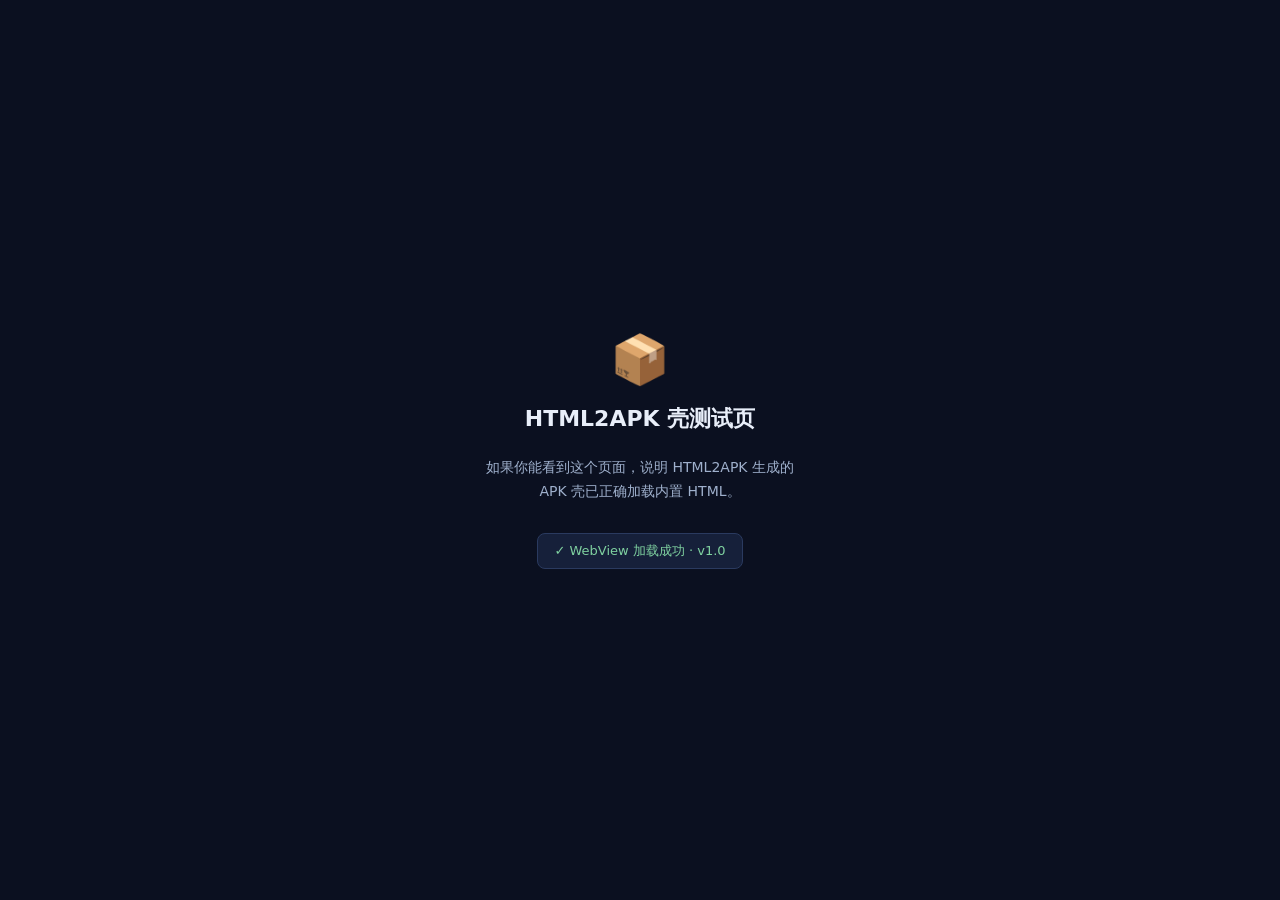
<file: shell-tpl/test/assets/index.html>
<!DOCTYPE html>
<html lang="zh-CN">
<head>
<meta charset="UTF-8">
<meta name="viewport" content="width=device-width, initial-scale=1.0">
<title>HTML2APK 壳测试</title>
<style>
  body { font-family: system-ui, sans-serif; background: #0B1020; color: #E8EEF9;
         display: flex; flex-direction: column; align-items: center; justify-content: center;
         min-height: 100vh; margin: 0; padding: 24px; box-sizing: border-box; text-align: center; }
  .logo { font-size: 48px; margin-bottom: 8px; }
  h1 { font-size: 22px; margin: 8px 0; }
  p { color: #9FB0CC; font-size: 14px; line-height: 1.7; max-width: 320px; }
  .badge { background: #16203A; border: 1px solid #2A3A5F; border-radius: 8px;
           padding: 8px 16px; font-size: 13px; color: #7FD1A0; margin-top: 16px; }
</style>
</head>
<body>
  <div class="logo">📦</div>
  <h1>HTML2APK 壳测试页</h1>
  <p>如果你能看到这个页面，说明 HTML2APK 生成的 APK 壳已正确加载内置 HTML。</p>
  <div class="badge">✓ WebView 加载成功 · v1.0</div>
</body>
</html>
</file>
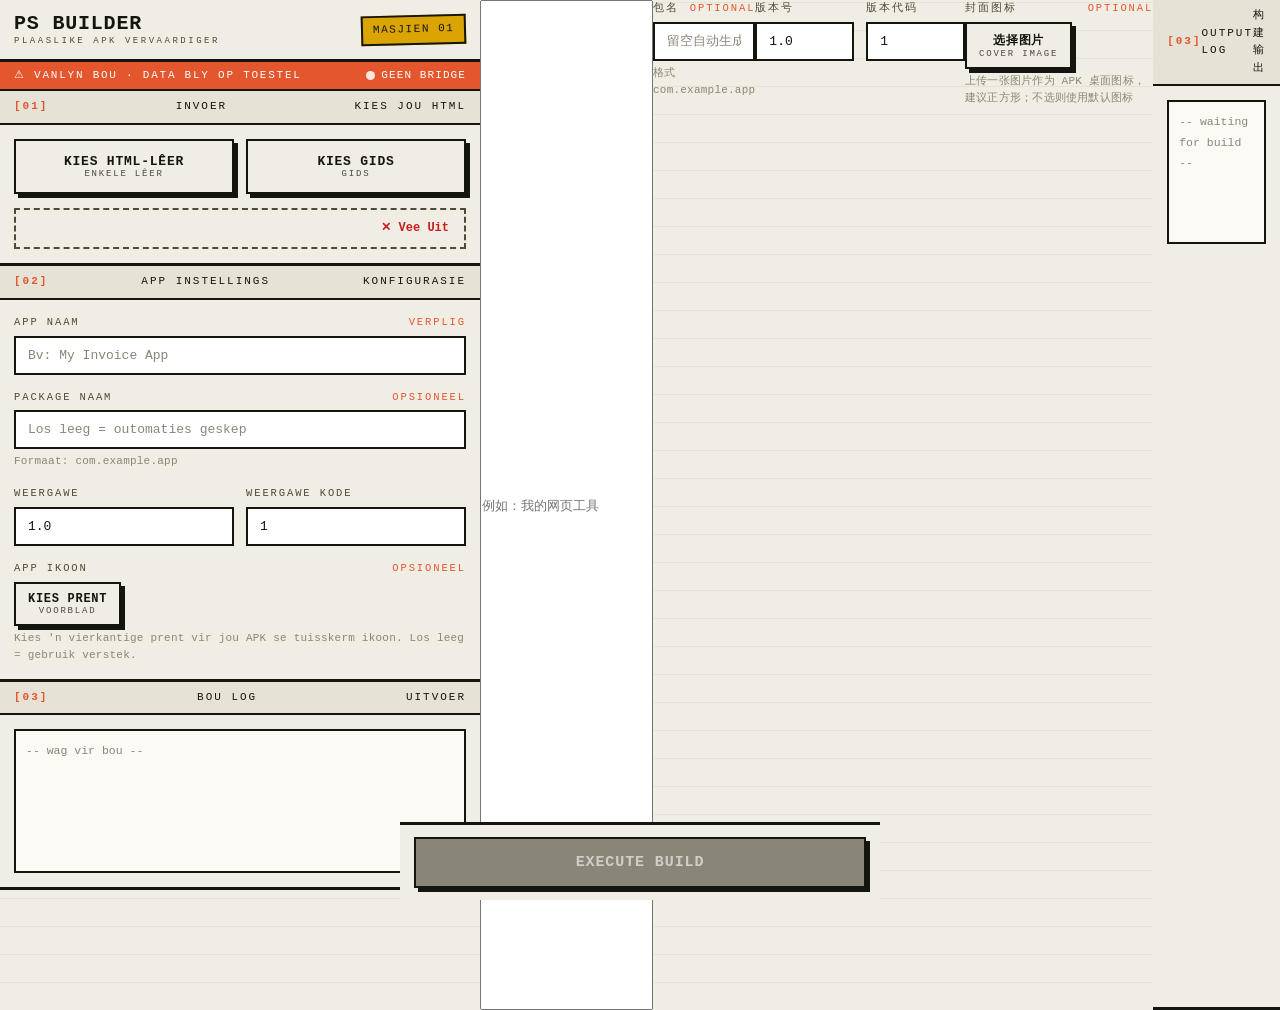
<file: app/src/main/assets/ui/index.html>
<!DOCTYPE html>
<html lang="af">
<head>
<meta charset="utf-8">
<meta name="viewport" content="width=device-width, initial-scale=1, viewport-fit=cover">
<meta name="theme-color" content="#0B0E14">
<title>PS Builder · App Vervaardiger</title>
<link rel="stylesheet" href="app.css">
</head>
<body>
<div class="app">
  <div class="brandbar">
    <div class="name">PS BUILDER<small>PLAASLIKE APK VERVAARDIGER</small></div>
    <div class="mach">MASJIEN&nbsp;01</div>
  </div>
  <div class="warn-strip">
    <span>⚠ Vanlyn bou · data bly op toestel</span>
    <span class="eng"><i id="engLed" class="led off"></i><span id="engText">ENJIN TOETS</span></span>
  </div>

  <div class="panel">
    <div class="panel-tag"><span class="code">[01]</span> INVOER <span>Kies jou HTML</span></div>
    <div class="panel-body">
      <div class="btn-row">
        <button class="btn" id="pickFile">Kies HTML-lêer<span class="sub">ENKELE LÊER</span></button>
        <button class="btn" id="pickDir">Kies Gids<span class="sub">GIDS</span></button>
      </div>
      <div class="path" id="pathBox" hidden><span id="pathText"></span><span class="x" id="clearPath">✕ Vee Uit</span></div>
    </div>
  </div>

  <div class="panel">
    <div class="panel-tag"><span class="code">[02]</span> APP INSTELLINGS <span>Konfigurasie</span></div>
    <div class="panel-body">
      <div class="field">
        <label for="appName">App Naam <i>VERPLIG</i></label>
        <input id="appName" placeholder="Bv: My Invoice App" autocomplete="off">
      </div>
      <div class="field">
        <label for="pkg">Package Naam <i>OPSIONEEL</i></label>
        <input id="pkg" placeholder="Los leeg = outomaties geskep" autocomplete="off">
        <div class="hint">Formaat: com.example.app</div>
      </div>
      <div class="grid-2">
        <div class="field">
          <label for="verName">Weergawe</label>
          <input id="verName" value="1.0" autocomplete="off">
        </div>
        <div class="field">
          <label for="verCode">Weergawe Kode</label>
          <input id="verCode" value="1" inputmode="numeric" autocomplete="off">
        </div>
      </div>
      <div class="field">
        <label for="iconBtn">App Ikoon <i>OPSIONEEL</i></label>
        <div class="icon-row">
          <img id="iconPreview" class="icon-preview" alt="icon" hidden>
          <button class="btn small" id="iconBtn">Kies Prent<span class="sub">VOORBLAD</span></button>
          <button class="btn small ghost" id="iconClear" hidden>Herstel<span class="sub">VERSTEK</span></button>
        </div>
        <div class="hint">Kies 'n vierkantige prent vir jou APK se tuisskerm ikoon. Los leeg = gebruik verstek.</div>
      </div>
    </div>
  </div>

  <div class="panel">
    <div class="panel-tag"><span class="code">[03]</span> BOU LOG <span>Uitvoer</span></div>
    <div class="panel-body">
      <div class="log-wrap">
        <div class="log" id="log"><span class="t">-- wag vir bou --</span></div>
      </div>
    </div>
  </div>

  <div class="panel" id="resultPanel" hidden>
    <div class="panel-tag"><span class="code">[04]</span> FINALE UITVOER <span>Resultaat</span></div>
    <div class="panel-body">
      <div class="result-stamp">
        <div class="seal"><b>OK</b>BOU</div>
        <div>
          <h3>Bou suksesvol</h3>
          <p>APK is gereed, kan dadelik installeer</p>
        </div>
      </div>
      <div class="kv"><span class="k">LÊER</span><span class="v" id="rPath">-</span></div>
      <div class="kv"><span class="k">GROOTTE</span><span class="v" id="rSize">-</span></div>
      <div class="kv"><span class="k">PACKAGE</span><span class="v" id="rPkg">-</span></div>
      <div style="height:12px"></div>
      <button class="btn primary full" id="installBtn">Installeer APK<span class="sub">INSTALLEER NOU</span></button>
    </div>
  </div>
</div>

<div class="dock">
  <button class="btn primary full" id="buildBtn" disabled>BOU APK</button>
</div>
<div class="toast" id="toast"></div>

<script src="app.js"></script>
</body>
</html>        <input id="appName" placeholder="例如：我的网页工具" autocomplete="off">
      </div>
      <div class="field">
        <label for="pkg">包名 <i>OPTIONAL</i></label>
        <input id="pkg" placeholder="留空自动生成" autocomplete="off">
        <div class="hint">格式 com.example.app</div>
      </div>
      <div class="grid-2">
        <div class="field">
          <label for="verName">版本号</label>
          <input id="verName" value="1.0" autocomplete="off">
        </div>
        <div class="field">
          <label for="verCode">版本代码</label>
          <input id="verCode" value="1" inputmode="numeric" autocomplete="off">
        </div>
      </div>
      <div class="field">
        <label for="iconBtn">封面图标 <i>OPTIONAL</i></label>
        <div class="icon-row">
          <img id="iconPreview" class="icon-preview" alt="icon" hidden>
          <button class="btn small" id="iconBtn">选择图片<span class="sub">COVER IMAGE</span></button>
          <button class="btn small ghost" id="iconClear" hidden>恢复默认<span class="sub">RESET</span></button>
        </div>
        <div class="hint">上传一张图片作为 APK 桌面图标，建议正方形；不选则使用默认图标</div>
      </div>
    </div>
  </div>

  <div class="panel">
    <div class="panel-tag"><span class="code">[03]</span> OUTPUT LOG <span>构建输出</span></div>
    <div class="panel-body">
      <div class="log-wrap">
        <div class="log" id="log"><span class="t">-- waiting for build --</span></div>
      </div>
    </div>
  </div>

  <div class="panel" id="resultPanel" hidden>
    <div class="panel-tag"><span class="code">[04]</span> FINAL OUTPUT <span>结果</span></div>
    <div class="panel-body">
      <div class="result-stamp">
        <div class="seal"><b>OK</b>BUILD</div>
        <div>
          <h3>构建成功</h3>
          <p>APK 已生成，可立即安装</p>
        </div>
      </div>
      <div class="kv"><span class="k">OUTPUT</span><span class="v" id="rPath">-</span></div>
      <div class="kv"><span class="k">SIZE</span><span class="v" id="rSize">-</span></div>
      <div class="kv"><span class="k">PKG</span><span class="v" id="rPkg">-</span></div>
      <div style="height:12px"></div>
      <button class="btn primary full" id="installBtn">安装 APK<span class="sub">INSTALL NOW</span></button>
    </div>
  </div>
</div>

<div class="dock">
  <button class="btn primary full" id="buildBtn" disabled>EXECUTE BUILD</button>
</div>
<div class="toast" id="toast"></div>

<script src="app.js"></script>
</body>
</html>
</file>
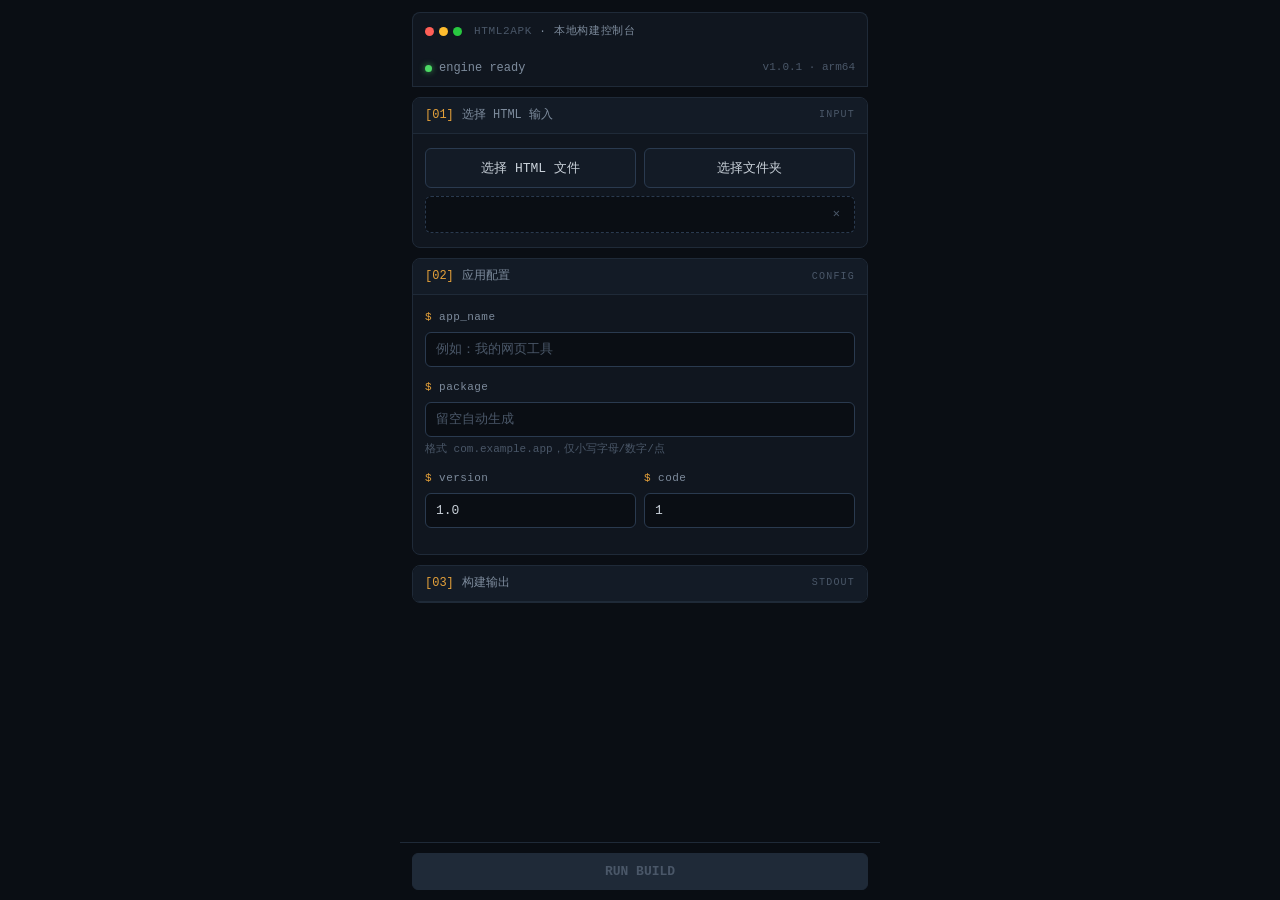
<file: ui-concepts/01-dark-terminal.html>
<!DOCTYPE html>
<html lang="zh-CN">
<head>
<meta charset="utf-8">
<meta name="viewport" content="width=device-width, initial-scale=1, viewport-fit=cover">
<title>HTML2APK · 深色终端</title>
<style>
  :root {
    --bg: #0a0e14;
    --panel: #10161f;
    --panel-2: #131b26;
    --line: #1f2a38;
    --line-strong: #2a3a4f;
    --text: #c9d1d9;
    --text-dim: #7d8b9c;
    --text-faint: #4a5768;
    --accent: #e5a13a;
    --accent-soft: rgba(229, 161, 58, 0.12);
    --ok: #4cd964;
    --err: #ff6b6b;
    --mono: ui-monospace, "SF Mono", SFMono-Regular, Menlo, Consolas, "Liberation Mono", monospace;
  }
  * { margin: 0; padding: 0; box-sizing: border-box; }
  html { -webkit-text-size-adjust: 100%; }
  body {
    background: var(--bg);
    color: var(--text);
    font-family: var(--mono);
    font-size: 14px;
    line-height: 1.6;
    min-height: 100dvh;
    display: flex;
    justify-content: center;
  }
  .app { width: 100%; max-width: 480px; padding: 12px 12px calc(96px + env(safe-area-inset-bottom)); }

  /* 终端标题栏 */
  .term-head {
    display: flex; align-items: center; gap: 8px;
    padding: 10px 12px;
    background: var(--panel);
    border: 1px solid var(--line);
    border-bottom: none;
    border-radius: 8px 8px 0 0;
  }
  .dots { display: flex; gap: 5px; }
  .dots i { width: 9px; height: 9px; border-radius: 50%; display: block; }
  .dots i:nth-child(1) { background: #ff5f57; }
  .dots i:nth-child(2) { background: #febc2e; }
  .dots i:nth-child(3) { background: #28c840; }
  .term-title { color: var(--text-faint); font-size: 11px; letter-spacing: 0.06em; margin-left: 4px; }
  .term-title b { color: var(--text-dim); font-weight: 400; }

  /* 状态条 */
  .status-bar {
    display: flex; align-items: center; justify-content: space-between;
    padding: 8px 12px;
    background: var(--panel);
    border: 1px solid var(--line); border-top: none;
  }
  .status { display: flex; align-items: center; gap: 7px; font-size: 12px; color: var(--text-dim); }
  .status .dot { width: 7px; height: 7px; border-radius: 50%; background: var(--ok); box-shadow: 0 0 6px rgba(76, 217, 100, 0.7); }
  .status .dot.busy { background: var(--accent); box-shadow: 0 0 6px rgba(229,161,58,.7); }
  .ver { font-size: 11px; color: var(--text-faint); }

  /* 面板 */
  .panel {
    margin-top: 10px;
    background: var(--panel);
    border: 1px solid var(--line);
    border-radius: 8px;
    overflow: hidden;
  }
  .panel-head {
    display: flex; align-items: center; gap: 8px;
    padding: 8px 12px;
    border-bottom: 1px solid var(--line);
    background: var(--panel-2);
    font-size: 12px; color: var(--text-dim);
  }
  .panel-head .no { color: var(--accent); }
  .panel-head .tag { margin-left: auto; font-size: 10px; color: var(--text-faint); text-transform: uppercase; letter-spacing: 0.12em; }
  .panel-body { padding: 14px 12px; }

  /* 按钮 */
  .btn {
    appearance: none; border: none; cursor: pointer;
    font-family: var(--mono); font-size: 13px;
    padding: 10px 12px; border-radius: 6px;
    background: var(--panel-2); color: var(--text);
    border: 1px solid var(--line-strong);
    transition: transform 0.08s ease, background 0.15s ease, border-color 0.15s ease;
    width: 100%; text-align: center;
  }
  .btn:active { transform: scale(0.98); }
  .btn.primary { background: var(--accent); color: #0a0e14; border-color: var(--accent); font-weight: 700; }
  .btn.primary:disabled { background: var(--line); color: var(--text-faint); border-color: var(--line); cursor: not-allowed; }
  .btn.ghost { background: transparent; }
  .btn.ghost:disabled { color: var(--text-faint); border-color: var(--line); cursor: not-allowed; }
  .btn-row { display: grid; grid-template-columns: 1fr 1fr; gap: 8px; }

  /* 输入 */
  .field { margin-bottom: 12px; }
  .field label { display: block; font-size: 11px; color: var(--text-dim); margin-bottom: 5px; letter-spacing: 0.04em; }
  .field label::before { content: "$ "; color: var(--accent); }
  .field input {
    width: 100%; padding: 9px 10px;
    background: var(--bg); color: var(--text);
    border: 1px solid var(--line-strong); border-radius: 6px;
    font-family: var(--mono); font-size: 13px;
    outline: none;
  }
  .field input:focus { border-color: var(--accent); box-shadow: 0 0 0 1px var(--accent); }
  .field input::placeholder { color: var(--text-faint); }
  .field .hint { font-size: 11px; color: var(--text-faint); margin-top: 4px; }
  .grid-2 { display: grid; grid-template-columns: 1fr 1fr; gap: 8px; }

  /* 已选路径 */
  .path-box {
    display: flex; align-items: center; gap: 8px;
    padding: 8px 10px; border-radius: 6px;
    background: var(--bg); border: 1px dashed var(--line-strong);
    font-size: 12px; color: var(--text-dim);
    word-break: break-all;
  }
  .path-box .x { margin-left: auto; color: var(--text-faint); cursor: pointer; flex-shrink: 0; padding: 0 4px; }
  .path-box .x:hover { color: var(--err); }

  /* 日志 */
  .log {
    padding: 10px 12px; background: #070a0f;
    font-size: 12px; line-height: 1.7;
    min-height: 120px; max-height: 260px; overflow-y: auto;
    white-space: pre-wrap; word-break: break-all;
  }
  .log .ln { color: var(--text-dim); }
  .log .step { color: var(--accent); }
  .log .ok { color: var(--ok); }
  .log .err { color: var(--err); }
  .log .cursor::after { content: "▊"; color: var(--accent); animation: blink 1s steps(1) infinite; }
  @keyframes blink { 50% { opacity: 0; } }
  @media (prefers-reduced-motion: reduce) { .log .cursor::after { animation: none; } }

  /* 结果 */
  .result { text-align: left; }
  .result .ok-line { color: var(--ok); font-size: 13px; margin-bottom: 8px; }
  .result .kv { display: flex; justify-content: space-between; gap: 10px; font-size: 12px; padding: 5px 0; border-bottom: 1px dashed var(--line); }
  .result .kv:last-of-type { border-bottom: none; }
  .result .kv .k { color: var(--text-faint); }
  .result .kv .v { color: var(--text); word-break: break-all; text-align: right; }

  /* 底部构建栏 */
  .dock {
    position: fixed; left: 50%; transform: translateX(-50%);
    bottom: 0; width: 100%; max-width: 480px;
    padding: 10px 12px calc(10px + env(safe-area-inset-bottom));
    background: rgba(10, 14, 20, 0.92);
    backdrop-filter: blur(8px);
    border-top: 1px solid var(--line);
    z-index: 10;
  }
  .toast {
    position: fixed; top: 14px; left: 50%; transform: translateX(-50%) translateY(-8px);
    background: var(--panel-2); border: 1px solid var(--line-strong);
    color: var(--text); font-size: 12px; padding: 8px 14px; border-radius: 6px;
    opacity: 0; transition: all 0.2s ease; z-index: 99; pointer-events: none;
    max-width: 90vw; text-align: center;
  }
  .toast.show { opacity: 1; transform: translateX(-50%) translateY(0); }
</style>
</head>
<body>
<div class="app">
  <div class="term-head">
    <div class="dots"><i></i><i></i><i></i></div>
    <div class="term-title">HTML2APK <b>· 本地构建控制台</b></div>
  </div>
  <div class="status-bar">
    <div class="status"><span class="dot" id="engDot"></span><span id="engText">engine ready</span></div>
    <div class="ver">v1.0.1 · arm64</div>
  </div>

  <!-- 01 输入 -->
  <div class="panel">
    <div class="panel-head"><span class="no">[01]</span> 选择 HTML 输入 <span class="tag">input</span></div>
    <div class="panel-body">
      <div class="btn-row">
        <button class="btn" id="pickFile">选择 HTML 文件</button>
        <button class="btn" id="pickDir">选择文件夹</button>
      </div>
      <div style="height:8px"></div>
      <div class="path-box" id="pathBox" hidden><span id="pathText"></span><span class="x" id="clearPath">✕</span></div>
    </div>
  </div>

  <!-- 02 配置 -->
  <div class="panel">
    <div class="panel-head"><span class="no">[02]</span> 应用配置 <span class="tag">config</span></div>
    <div class="panel-body">
      <div class="field"><label for="appName">app_name</label><input id="appName" placeholder="例如：我的网页工具" autocomplete="off"></div>
      <div class="field"><label for="pkg">package</label><input id="pkg" placeholder="留空自动生成" autocomplete="off"><div class="hint">格式 com.example.app，仅小写字母/数字/点</div></div>
      <div class="grid-2">
        <div class="field"><label for="verName">version</label><input id="verName" value="1.0" autocomplete="off"></div>
        <div class="field"><label for="verCode">code</label><input id="verCode" value="1" inputmode="numeric" autocomplete="off"></div>
      </div>
    </div>
  </div>

  <!-- 03 构建 -->
  <div class="panel" id="buildPanel">
    <div class="panel-head"><span class="no">[03]</span> 构建输出 <span class="tag">stdout</span></div>
    <div class="log" id="log" hidden><span class="ln">$ html2apk build --app <span class="step">…</span> --pkg <span class="step">…</span></span><span id="logBody"></span><span class="cursor"></span></div>
  </div>

  <!-- 04 结果 -->
  <div class="panel" id="resultPanel" hidden>
    <div class="panel-head"><span class="no">[04]</span> 构建结果 <span class="tag">exit 0</span></div>
    <div class="panel-body result">
      <div class="ok-line">✓ BUILD COMPLETE</div>
      <div class="kv"><span class="k">output</span><span class="v" id="rPath">-</span></div>
      <div class="kv"><span class="k">size</span><span class="v" id="rSize">-</span></div>
      <div class="kv"><span class="k">pkg</span><span class="v" id="rPkg">-</span></div>
      <div style="height:10px"></div>
      <div class="btn-row">
        <button class="btn primary" id="installBtn">安装 APK</button>
        <button class="btn" id="openDirBtn">打开目录</button>
      </div>
    </div>
  </div>
</div>

<div class="dock">
  <button class="btn primary" id="buildBtn" disabled>RUN BUILD</button>
</div>
<div class="toast" id="toast"></div>

<script>
(function () {
  var $ = function (id) { return document.getElementById(id); };
  var state = { inputDir: null, building: false, done: false, busy: false };
  var busyTimer = null;

  function toast(msg) {
    var t = $('toast'); t.textContent = msg; t.classList.add('show');
    clearTimeout(t._h); t._h = setTimeout(function () { t.classList.remove('show'); }, 1800);
  }
  function setBusy(on) {
    state.busy = on;
    $('engDot').className = 'dot' + (on ? ' busy' : '');
    $('engText').textContent = on ? 'engine busy…' : 'engine ready';
  }
  function setPath(p) {
    state.inputDir = p;
    $('pathText').textContent = p;
    $('pathBox').hidden = false;
    refresh();
  }
  function refresh() {
    var ok = state.inputDir && $('appName').value.trim() && !state.building;
    $('buildBtn').disabled = !ok;
  }
  ['appName','pkg','verName','verCode'].forEach(function (id) {
    $(id).addEventListener('input', refresh);
  });

  $('pickFile').addEventListener('click', function () {
    var f = document.createElement('input'); f.type = 'file'; f.accept = '.html,.htm';
    f.onchange = function () { if (f.files[0]) setPath(f.files[0].name); };
    f.click();
  });
  $('pickDir').addEventListener('click', function () {
    var f = document.createElement('input'); f.type = 'file'; f.webkitdirectory = true;
    f.onchange = function () { if (f.files.length) setPath('…/' + f.files[0].webkitRelativePath.split('/')[0] + '/'); };
    f.click();
  });
  $('clearPath').addEventListener('click', function () { state.inputDir = null; $('pathBox').hidden = true; refresh(); });

  var steps = [
    ['init', '初始化构建引擎…'],
    ['input', '拷贝 HTML 资源…'],
    ['config', '生成配置与资源…'],
    ['compile', '编译资源…'],
    ['link', '链接 APK…'],
    ['dex', '合并壳代码…'],
    ['align', '对齐优化…'],
    ['sign', '签名…'],
    ['output', '输出 APK…'],
    ['done', '构建完成']
  ];

  $('buildBtn').addEventListener('click', function () {
    if (state.building || state.busy) return;
    var appName = $('appName').value.trim();
    if (!appName) { toast('请填写应用名称'); return; }
    var pkg = $('pkg').value.trim();
    var pkgRe = /^[a-zA-Z][a-zA-Z0-9_]*(\.[a-zA-Z][a-zA-Z0-9_]*)+$/;
    if (pkg && !pkgRe.test(pkg)) { toast('包名格式不正确'); return; }
    if (!pkg) pkg = 'com.html2apk.app' + Math.floor(Math.random() * 99999);

    state.building = true; state.done = false;
    $('resultPanel').hidden = true;
    $('buildPanel').hidden = false;
    var log = $('log'); log.hidden = false;
    var body = $('logBody'); body.textContent = '';
    $('buildBtn').disabled = true;
    $('buildBtn').textContent = 'BUILDING…';
    setBusy(true);

    var seed = '\n[init] 初始化构建引擎…\n[input] 拷贝 HTML 资源…\n[config] 生成配置与资源…\n[compile] 编译资源…\n[link] 链接 APK…\n[dex] 合并壳代码…\n[align] 对齐优化…\n[sign] 签名…\n[output] 输出 APK…\n[ok] 构建完成: 12.7 KB\n';
    body.textContent = '';
    var i = 0;
    (function tick() {
      if (i < steps.length) {
        var s = steps[i];
        body.textContent += '[' + s[0] + '] ' + s[1] + '\n';
        log.scrollTop = log.scrollHeight;
        i++;
        setTimeout(tick, 220 + Math.random() * 220);
      } else {
        body.textContent += '[ok] 构建完成: 12.7 KB\n';
        setBusy(false); state.building = false;
        $('rPath').textContent = '/Download/HTML2APK/' + appName + '-v' + ($('verName').value || '1.0') + '.apk';
        $('rSize').textContent = '12.7 KB';
        $('rPkg').textContent = pkg;
        $('resultPanel').hidden = false;
        $('buildBtn').textContent = 'RUN BUILD';
        $('buildBtn').disabled = false;
        toast('构建完成');
      }
    })();
  });

  $('installBtn').addEventListener('click', function () { toast('已拉起系统安装器'); });
  $('openDirBtn').addEventListener('click', function () { toast('已打开 Download/HTML2APK/'); });
  refresh();
})();
</script>
</body>
</html>
</file>
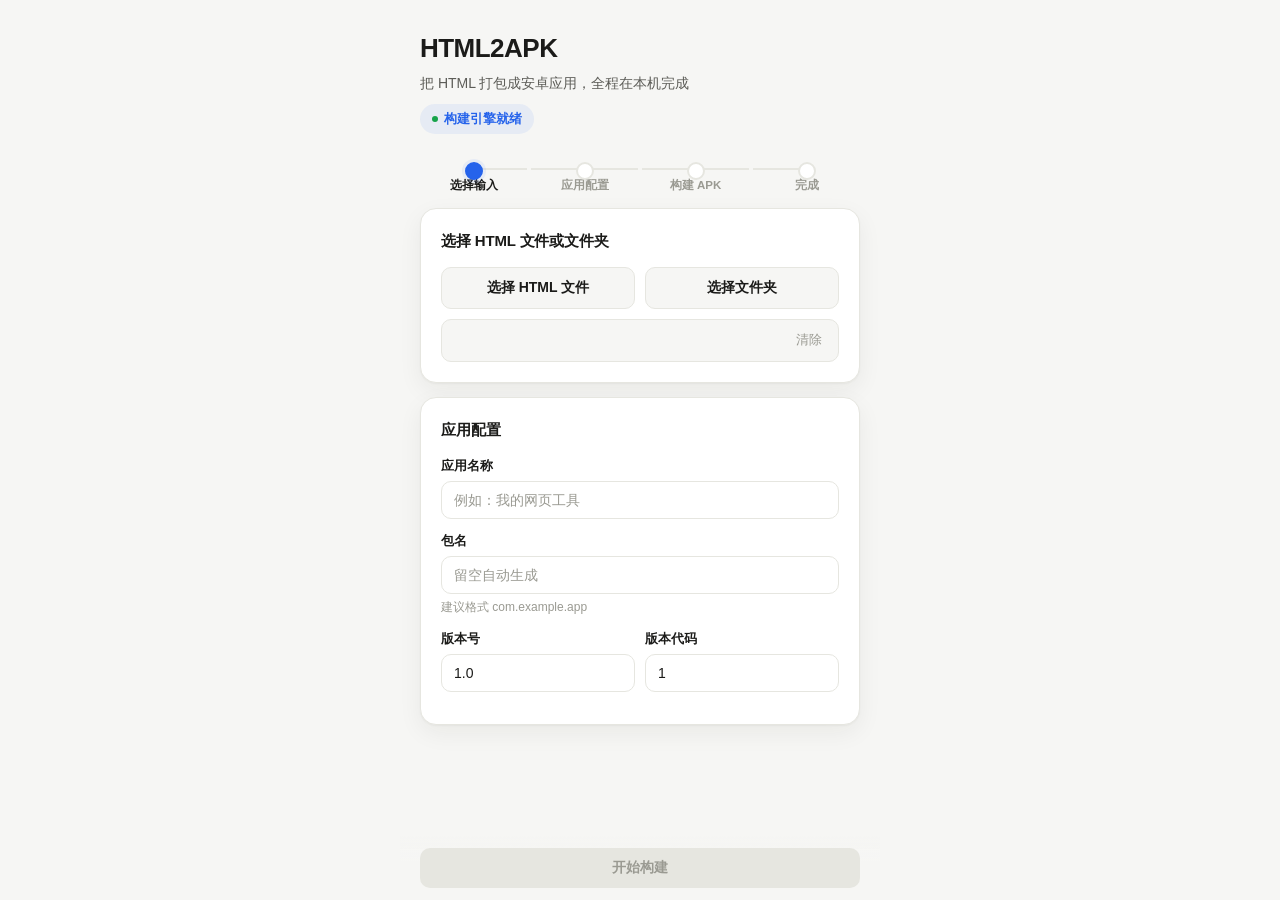
<file: ui-concepts/02-light-minimal.html>
<!DOCTYPE html>
<html lang="zh-CN">
<head>
<meta charset="utf-8">
<meta name="viewport" content="width=device-width, initial-scale=1, viewport-fit=cover">
<title>HTML2APK · 明亮极简</title>
<style>
  :root {
    --bg: #f6f6f4;
    --card: #ffffff;
    --ink: #1b1b19;
    --ink-2: #5c5c57;
    --ink-3: #9a9a92;
    --line: #e6e6e0;
    --accent: #2563eb;
    --accent-soft: rgba(37, 99, 235, 0.08);
    --ok: #16a34a;
    --err: #dc2626;
    --radius: 16px;
    --shadow: 0 1px 2px rgba(27,27,25,.04), 0 8px 24px rgba(27,27,25,.06);
    --sans: -apple-system, BlinkMacSystemFont, "Segoe UI", Roboto, "PingFang SC", "Hiragino Sans GB", "Microsoft YaHei", sans-serif;
    --mono: ui-monospace, "SF Mono", Menlo, Consolas, monospace;
  }
  * { margin: 0; padding: 0; box-sizing: border-box; }
  body {
    background: var(--bg);
    color: var(--ink);
    font-family: var(--sans);
    font-size: 15px;
    line-height: 1.6;
    min-height: 100dvh;
    display: flex; justify-content: center;
  }
  .app { width: 100%; max-width: 480px; padding: 28px 20px calc(110px + env(safe-area-inset-bottom)); }

  .brand { margin-bottom: 6px; }
  .brand h1 { font-size: 26px; font-weight: 700; letter-spacing: -0.02em; }
  .brand p { color: var(--ink-2); font-size: 14px; margin-top: 2px; }
  .engine-pill {
    display: inline-flex; align-items: center; gap: 6px;
    margin-top: 10px; padding: 5px 12px;
    background: var(--accent-soft); color: var(--accent);
    border-radius: 999px; font-size: 12.5px; font-weight: 600;
  }
  .engine-pill .dot { width: 6px; height: 6px; border-radius: 50%; background: var(--ok); }

  .steps { display: flex; gap: 4px; margin: 20px 0 14px; }
  .steps .s {
    flex: 1; text-align: center; position: relative;
    font-size: 11.5px; color: var(--ink-3); font-weight: 600;
    padding-top: 22px;
  }
  .steps .s::before {
    content: ""; position: absolute; top: 8px; left: 50%; transform: translateX(-50%);
    width: 14px; height: 14px; border-radius: 50%;
    background: #fff; border: 2px solid var(--line);
    z-index: 1;
  }
  .steps .s::after {
    content: ""; position: absolute; top: 14px; left: 0; right: 0;
    height: 2px; background: var(--line);
  }
  .steps .s:first-child::after { left: 50%; }
  .steps .s:last-child::after { right: 50%; }
  .steps .s.active { color: var(--ink); }
  .steps .s.active::before { border-color: var(--accent); background: var(--accent); box-shadow: 0 0 0 3px var(--accent-soft); }
  .steps .s.done { color: var(--ink-2); }
  .steps .s.done::before { border-color: var(--ok); background: var(--ok); }
  .steps .s.done::after { background: var(--ok); }

  .card {
    background: var(--card);
    border: 1px solid var(--line);
    border-radius: var(--radius);
    box-shadow: var(--shadow);
    padding: 20px;
    margin-bottom: 14px;
  }
  .card h2 { font-size: 15px; font-weight: 700; margin-bottom: 14px; letter-spacing: -0.01em; }

  .btn-row { display: grid; grid-template-columns: 1fr 1fr; gap: 10px; }
  .btn {
    appearance: none; border: none; cursor: pointer;
    font-family: inherit; font-size: 14px; font-weight: 600;
    padding: 11px 14px; border-radius: 10px;
    transition: transform 0.1s ease, background 0.15s ease, box-shadow 0.15s ease;
  }
  .btn:active { transform: scale(0.97); }
  .btn.primary { background: var(--accent); color: #fff; box-shadow: 0 2px 8px rgba(37,99,235,.25); }
  .btn.primary:disabled { background: var(--line); color: var(--ink-3); box-shadow: none; cursor: not-allowed; }
  .btn.secondary { background: var(--bg); color: var(--ink); border: 1px solid var(--line); }
  .btn.secondary:disabled { color: var(--ink-3); cursor: not-allowed; }
  .btn.full { width: 100%; }

  .path {
    margin-top: 10px; padding: 10px 12px;
    background: var(--bg); border: 1px solid var(--line); border-radius: 10px;
    font-size: 13px; color: var(--ink-2);
    display: flex; align-items: center; gap: 8px; word-break: break-all;
  }
  .path .x { margin-left: auto; color: var(--ink-3); cursor: pointer; flex-shrink: 0; padding: 0 4px; }

  .field { margin-bottom: 12px; }
  .field:last-child { margin-bottom: 0; }
  .field label { display: block; font-size: 12.5px; font-weight: 600; color: var(--ink); margin-bottom: 5px; }
  .field input {
    width: 100%; padding: 10px 12px;
    border: 1px solid var(--line); border-radius: 10px;
    font-family: inherit; font-size: 14px; color: var(--ink);
    background: #fff; outline: none;
    transition: border-color .15s, box-shadow .15s;
  }
  .field input:focus { border-color: var(--accent); box-shadow: 0 0 0 3px var(--accent-soft); }
  .field input::placeholder { color: var(--ink-3); }
  .field .hint { font-size: 12px; color: var(--ink-3); margin-top: 4px; }
  .grid-2 { display: grid; grid-template-columns: 1fr 1fr; gap: 10px; }

  .log-card { display: none; }
  .log-card.show { display: block; }
  .log {
    background: #1b1b19; color: #d4d4cf;
    border-radius: 10px; padding: 12px 14px;
    font-family: var(--mono); font-size: 12px; line-height: 1.7;
    min-height: 110px; max-height: 240px; overflow-y: auto;
    white-space: pre-wrap; word-break: break-all;
  }
  .log .ok { color: #7ee2a8; }
  .log .warn { color: #fbbf24; }

  .result-head { display: flex; align-items: center; gap: 10px; margin-bottom: 12px; }
  .result-head .icon {
    width: 40px; height: 40px; border-radius: 50%; flex-shrink: 0;
    background: rgba(22,163,74,.12); color: var(--ok);
    display: flex; align-items: center; justify-content: center;
  }
  .result-head h3 { font-size: 16px; font-weight: 700; }
  .result-head p { font-size: 13px; color: var(--ink-2); }
  .kv { display: flex; justify-content: space-between; gap: 12px; font-size: 13px; padding: 7px 0; border-bottom: 1px solid var(--line); }
  .kv:last-of-type { border-bottom: none; }
  .kv .k { color: var(--ink-2); flex-shrink: 0; }
  .kv .v { font-family: var(--mono); font-size: 12.5px; word-break: break-all; text-align: right; }

  .dock {
    position: fixed; left: 50%; transform: translateX(-50%);
    bottom: 0; width: 100%; max-width: 480px;
    padding: 12px 20px calc(12px + env(safe-area-inset-bottom));
    background: linear-gradient(180deg, rgba(246,246,244,0), var(--bg) 40%);
    z-index: 10;
  }
  .toast {
    position: fixed; top: 16px; left: 50%; transform: translateX(-50%) translateY(-10px);
    background: var(--ink); color: #fff; font-size: 13px; font-weight: 500;
    padding: 9px 16px; border-radius: 999px; box-shadow: var(--shadow);
    opacity: 0; transition: all .2s ease; z-index: 99; pointer-events: none; max-width: 88vw; text-align: center;
  }
  .toast.show { opacity: 1; transform: translateX(-50%) translateY(0); }
</style>
</head>
<body>
<div class="app">
  <header class="brand">
    <h1>HTML2APK</h1>
    <p>把 HTML 打包成安卓应用，全程在本机完成</p>
    <div class="engine-pill"><span class="dot"></span>构建引擎就绪</div>
  </header>

  <div class="steps">
    <div class="s active" id="st1">选择输入</div>
    <div class="s" id="st2">应用配置</div>
    <div class="s" id="st3">构建 APK</div>
    <div class="s" id="st4">完成</div>
  </div>

  <div class="card">
    <h2>选择 HTML 文件或文件夹</h2>
    <div class="btn-row">
      <button class="btn secondary" id="pickFile">选择 HTML 文件</button>
      <button class="btn secondary" id="pickDir">选择文件夹</button>
    </div>
    <div class="path" id="pathBox" hidden><span id="pathText"></span><span class="x" id="clearPath">清除</span></div>
  </div>

  <div class="card">
    <h2>应用配置</h2>
    <div class="field">
      <label for="appName">应用名称</label>
      <input id="appName" placeholder="例如：我的网页工具" autocomplete="off">
    </div>
    <div class="field">
      <label for="pkg">包名</label>
      <input id="pkg" placeholder="留空自动生成" autocomplete="off">
      <div class="hint">建议格式 com.example.app</div>
    </div>
    <div class="grid-2">
      <div class="field">
        <label for="verName">版本号</label>
        <input id="verName" value="1.0" autocomplete="off">
      </div>
      <div class="field">
        <label for="verCode">版本代码</label>
        <input id="verCode" value="1" inputmode="numeric" autocomplete="off">
      </div>
    </div>
  </div>

  <div class="card log-card" id="logCard">
    <h2>构建日志</h2>
    <div class="log" id="log"></div>
  </div>

  <div class="card" id="resultCard" hidden>
    <div class="result-head">
      <div class="icon">
        <svg width="20" height="20" viewBox="0 0 24 24" fill="none" stroke="currentColor" stroke-width="2.5" stroke-linecap="round" stroke-linejoin="round"><path d="M20 6L9 17l-5-5"/></svg>
      </div>
      <div>
        <h3>构建成功</h3>
        <p>APK 已生成，可以安装了</p>
      </div>
    </div>
    <div class="kv"><span class="k">产物路径</span><span class="v" id="rPath">-</span></div>
    <div class="kv"><span class="k">文件大小</span><span class="v" id="rSize">-</span></div>
    <div class="kv"><span class="k">包名</span><span class="v" id="rPkg">-</span></div>
    <div style="height:14px"></div>
    <div class="btn-row">
      <button class="btn primary" id="installBtn">安装 APK</button>
      <button class="btn secondary" id="openDirBtn">打开目录</button>
    </div>
  </div>
</div>

<div class="dock">
  <button class="btn primary full" id="buildBtn" disabled>开始构建</button>
</div>
<div class="toast" id="toast"></div>

<script>
(function () {
  var $ = function (id) { return document.getElementById(id); };
  var state = { input: null, building: false };
  var steps = [
    ['init', '初始化构建引擎…'],
    ['input', '拷贝 HTML 资源…'],
    ['config', '生成配置与资源…'],
    ['compile', '编译资源…'],
    ['link', '链接 APK…'],
    ['dex', '合并壳代码…'],
    ['align', '对齐优化…'],
    ['sign', '签名…'],
    ['output', '输出 APK…']
  ];

  function toast(m) { var t = $('toast'); t.textContent = m; t.classList.add('show'); clearTimeout(t._h); t._h = setTimeout(function(){t.classList.remove('show');}, 1800); }
  function refresh() {
    $('buildBtn').disabled = !(state.input && $('appName').value.trim() && !state.building);
    $('st1').className = 's' + (state.input ? ' done' : ' active');
    $('st2').className = 's' + (state.input ? ' active' : '');
  }
  ['appName','pkg','verName','verCode'].forEach(function(id){ $(id).addEventListener('input', refresh); });

  $('pickFile').addEventListener('click', function () {
    var f = document.createElement('input'); f.type='file'; f.accept='.html,.htm';
    f.onchange = function(){ if(f.files[0]) { state.input = f.files[0].name; showPath(state.input); } };
    f.click();
  });
  $('pickDir').addEventListener('click', function () {
    var f = document.createElement('input'); f.type='file'; f.webkitdirectory = true;
    f.onchange = function(){ if(f.files.length){ state.input = '…/' + f.files[0].webkitRelativePath.split('/')[0] + '/'; showPath(state.input); } };
    f.click();
  });
  function showPath(p){ $('pathText').textContent = p; $('pathBox').hidden = false; refresh(); }
  $('clearPath').addEventListener('click', function(){ state.input=null; $('pathBox').hidden=true; refresh(); });

  $('buildBtn').addEventListener('click', function () {
    if (state.building) return;
    var appName = $('appName').value.trim();
    if (!appName) { toast('请填写应用名称'); return; }
    var pkg = $('pkg').value.trim();
    var re = /^[a-zA-Z][a-zA-Z0-9_]*(\.[a-zA-Z][a-zA-Z0-9_]*)+$/;
    if (pkg && !re.test(pkg)) { toast('包名格式不正确'); return; }
    if (!pkg) pkg = 'com.html2apk.app' + Math.floor(Math.random()*99999);

    state.building = true;
    $('resultCard').hidden = true;
    $('logCard').classList.add('show');
    var log = $('log'); log.textContent = '';
    $('buildBtn').disabled = true; $('buildBtn').textContent = '构建中…';
    $('st3').className = 's active';

    var i = 0;
    (function tick(){
      if (i < steps.length) {
        var s = steps[i];
        log.textContent += '[' + s[0] + '] ' + s[1] + '\n';
        log.scrollTop = log.scrollHeight;
        i++; setTimeout(tick, 200 + Math.random()*200);
      } else {
        log.textContent += '[done] 构建完成: 12.7 KB\n';
        log.scrollTop = log.scrollHeight;
        state.building = false;
        $('rPath').textContent = '/Download/HTML2APK/' + appName + '-v' + ($('verName').value||'1.0') + '.apk';
        $('rSize').textContent = '12.7 KB';
        $('rPkg').textContent = pkg;
        $('resultCard').hidden = false;
        $('buildBtn').textContent = '开始构建'; $('buildBtn').disabled = false;
        $('st4').className = 's done';
        toast('构建完成');
      }
    })();
  });
  $('installBtn').addEventListener('click', function(){ toast('已拉起系统安装器'); });
  $('openDirBtn').addEventListener('click', function(){ toast('已打开 Download/HTML2APK/'); });
  refresh();
})();
</script>
</body>
</html>
</file>
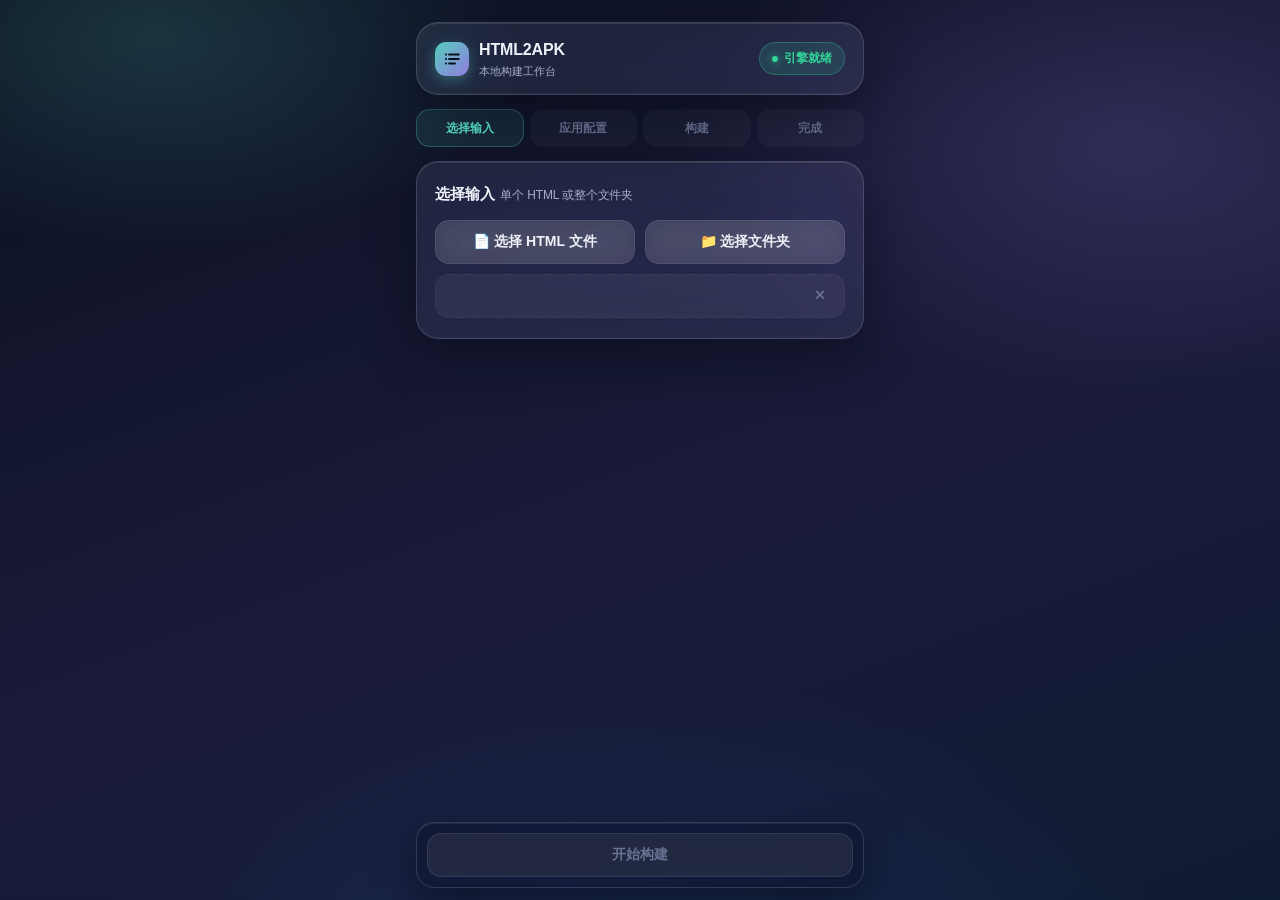
<file: ui-concepts/03-glassmorphism.html>
<!DOCTYPE html>
<html lang="zh-CN">
<head>
<meta charset="utf-8">
<meta name="viewport" content="width=device-width, initial-scale=1, viewport-fit=cover">
<title>HTML2APK · 玻璃拟态</title>
<style>
  :root {
    --bg-1: #0b1020;
    --bg-2: #1a1b3a;
    --bg-3: #101c33;
    --glass: rgba(255, 255, 255, 0.07);
    --glass-strong: rgba(255, 255, 255, 0.11);
    --stroke: rgba(255, 255, 255, 0.14);
    --stroke-soft: rgba(255, 255, 255, 0.08);
    --text: #eef1f8;
    --text-dim: #a6aec9;
    --text-faint: #6b7494;
    --accent: #5eead4;
    --accent-ink: #062a26;
    --violet: #a78bfa;
    --ok: #34d399;
    --err: #fb7185;
    --radius: 22px;
    --sans: -apple-system, BlinkMacSystemFont, "Segoe UI", Roboto, "PingFang SC", "Hiragino Sans GB", "Microsoft YaHei", sans-serif;
    --mono: ui-monospace, "SF Mono", Menlo, Consolas, monospace;
  }
  * { margin: 0; padding: 0; box-sizing: border-box; }
  body {
    min-height: 100dvh;
    font-family: var(--sans);
    color: var(--text);
    background:
      radial-gradient(42% 34% at 12% 4%, rgba(94, 234, 212, 0.16), transparent 70%),
      radial-gradient(50% 40% at 88% 16%, rgba(167, 139, 250, 0.18), transparent 70%),
      radial-gradient(60% 50% at 50% 110%, rgba(59, 130, 246, 0.14), transparent 70%),
      linear-gradient(160deg, var(--bg-1), var(--bg-2) 55%, var(--bg-3));
    background-attachment: fixed;
    display: flex; justify-content: center;
    line-height: 1.6;
  }
  /* 无透明度偏好时回退实色 */
  @media (prefers-reduced-transparency: reduce) {
    body { background: #0e1428; }
    .glass, .glass-nav { background: #151c33 !important; backdrop-filter: none !important; }
  }
  .app { width: 100%; max-width: 480px; padding: 22px 16px calc(110px + env(safe-area-inset-bottom)); }

  .glass {
    background: var(--glass);
    backdrop-filter: blur(24px) saturate(140%);
    -webkit-backdrop-filter: blur(24px) saturate(140%);
    border: 1px solid var(--stroke);
    border-radius: var(--radius);
    box-shadow:
      inset 0 1px 0 rgba(255, 255, 255, 0.10),
      inset 0 -1px 0 rgba(255, 255, 255, 0.04),
      0 20px 50px rgba(4, 8, 20, 0.45);
  }

  /* 顶部 */
  .topbar { display: flex; align-items: center; justify-content: space-between; padding: 14px 18px; margin-bottom: 14px; }
  .logo { display: flex; align-items: center; gap: 10px; }
  .logo .mark {
    width: 34px; height: 34px; border-radius: 11px;
    background: linear-gradient(135deg, rgba(94,234,212,.85), rgba(167,139,250,.85));
    display: flex; align-items: center; justify-content: center;
    box-shadow: 0 4px 14px rgba(94, 234, 212, 0.3);
  }
  .logo .mark svg { width: 18px; height: 18px; color: #071018; }
  .logo b { font-size: 16px; font-weight: 700; letter-spacing: -0.01em; }
  .logo small { display: block; font-size: 11px; color: var(--text-dim); font-weight: 400; }
  .engine-chip {
    display: inline-flex; align-items: center; gap: 6px;
    padding: 6px 12px; border-radius: 999px;
    background: rgba(52, 211, 153, 0.14);
    border: 1px solid rgba(52, 211, 153, 0.3);
    color: var(--ok); font-size: 12px; font-weight: 600;
  }
  .engine-chip .dot { width: 6px; height: 6px; border-radius: 50%; background: var(--ok); box-shadow: 0 0 8px rgba(52,211,153,.8); }
  .engine-chip.busy { background: rgba(94,234,212,.14); border-color: rgba(94,234,212,.35); color: var(--accent); }
  .engine-chip.busy .dot { background: var(--accent); box-shadow: 0 0 8px rgba(94,234,212,.8); animation: pulse 1.2s ease-in-out infinite; }
  @keyframes pulse { 50% { opacity: 0.35; } }
  @media (prefers-reduced-motion: reduce) { .engine-chip.busy .dot { animation: none; } }

  /* 步骤导航 */
  .nav { display: grid; grid-template-columns: repeat(4, 1fr); gap: 6px; margin-bottom: 14px; }
  .nav .n {
    text-align: center; padding: 9px 2px 8px; border-radius: 14px;
    font-size: 11.5px; font-weight: 600; color: var(--text-faint);
    background: rgba(255,255,255,0.04);
    border: 1px solid transparent;
    cursor: pointer; user-select: none;
    transition: background .15s, color .15s, border-color .15s;
  }
  .nav .n.on { color: var(--accent); background: rgba(94,234,212,0.10); border-color: rgba(94,234,212,0.28); }
  .nav .n.done { color: var(--ok); }

  /* 面板 */
  .card { padding: 20px 18px; margin-bottom: 14px; }
  .card h2 { font-size: 15px; font-weight: 700; margin-bottom: 14px; letter-spacing: -0.01em; }
  .card h2 .sub { font-size: 12px; color: var(--text-dim); font-weight: 500; margin-left: 6px; }

  .btn-row { display: grid; grid-template-columns: 1fr 1fr; gap: 10px; }
  .btn {
    appearance: none; border: none; cursor: pointer;
    font-family: inherit; font-size: 14px; font-weight: 600;
    padding: 12px 14px; border-radius: 14px; color: var(--text);
    background: var(--glass-strong);
    border: 1px solid var(--stroke-soft);
    backdrop-filter: blur(12px);
    -webkit-backdrop-filter: blur(12px);
    transition: transform .12s ease, background .15s ease, border-color .15s ease, box-shadow .15s ease;
  }
  .btn:active { transform: scale(0.97); }
  .btn.primary {
    background: linear-gradient(135deg, rgba(94,234,212,0.95), rgba(94,234,212,0.8));
    color: var(--accent-ink); border-color: transparent;
    box-shadow: 0 6px 20px rgba(94, 234, 212, 0.28);
  }
  .btn.primary:disabled { background: rgba(255,255,255,0.08); color: var(--text-faint); box-shadow: none; border-color: var(--stroke-soft); cursor: not-allowed; }
  .btn.full { width: 100%; }

  .path {
    margin-top: 10px; padding: 11px 13px; border-radius: 14px;
    background: rgba(255,255,255,0.05); border: 1px dashed var(--stroke-soft);
    font-size: 13px; color: var(--text-dim);
    display: flex; align-items: center; gap: 8px; word-break: break-all;
  }
  .path .x { margin-left: auto; color: var(--text-faint); cursor: pointer; flex-shrink: 0; padding: 0 4px; }
  .path .x:hover { color: var(--err); }

  .field { margin-bottom: 13px; }
  .field:last-child { margin-bottom: 0; }
  .field label { display: block; font-size: 12.5px; font-weight: 600; color: var(--text-dim); margin-bottom: 6px; }
  .field input {
    width: 100%; padding: 11px 13px; border-radius: 13px;
    background: rgba(255,255,255,0.06);
    border: 1px solid var(--stroke-soft);
    color: var(--text); font-family: inherit; font-size: 14px;
    outline: none; transition: border-color .15s, box-shadow .15s;
  }
  .field input:focus { border-color: rgba(94,234,212,0.6); box-shadow: 0 0 0 3px rgba(94,234,212,0.12); }
  .field input::placeholder { color: var(--text-faint); }
  .field .hint { font-size: 12px; color: var(--text-faint); margin-top: 5px; }
  .grid-2 { display: grid; grid-template-columns: 1fr 1fr; gap: 10px; }

  /* 日志 */
  .log-wrap { padding: 14px; margin-bottom: 14px; }
  .log {
    font-family: var(--mono); font-size: 12px; line-height: 1.7;
    color: var(--text-dim); min-height: 110px; max-height: 240px; overflow-y: auto;
    white-space: pre-wrap; word-break: break-all;
  }
  .log .step { color: var(--accent); }
  .log .ok { color: var(--ok); }
  .log .err { color: var(--err); }

  /* 结果 */
  .result-head { display: flex; align-items: center; gap: 12px; margin-bottom: 14px; }
  .result-head .icon {
    width: 44px; height: 44px; border-radius: 50%; flex-shrink: 0;
    background: linear-gradient(135deg, rgba(52,211,153,.9), rgba(94,234,212,.7));
    display: flex; align-items: center; justify-content: center; color: #062a26;
    box-shadow: 0 6px 18px rgba(52, 211, 153, 0.35);
  }
  .result-head h3 { font-size: 17px; font-weight: 700; }
  .result-head p { font-size: 13px; color: var(--text-dim); }
  .kv { display: flex; justify-content: space-between; gap: 12px; font-size: 13px; padding: 8px 0; border-bottom: 1px solid var(--stroke-soft); }
  .kv:last-of-type { border-bottom: none; }
  .kv .k { color: var(--text-dim); flex-shrink: 0; }
  .kv .v { font-family: var(--mono); font-size: 12.5px; word-break: break-all; text-align: right; }

  .dock {
    position: fixed; left: 50%; transform: translateX(-50%);
    bottom: 0; width: 100%; max-width: 480px;
    padding: 10px 16px calc(12px + env(safe-area-inset-bottom));
    z-index: 10;
  }
  .dock .bar {
    padding: 10px; border-radius: 18px;
    background: rgba(15, 20, 40, 0.55);
    backdrop-filter: blur(28px) saturate(150%);
    -webkit-backdrop-filter: blur(28px) saturate(150%);
    border: 1px solid var(--stroke);
    box-shadow: inset 0 1px 0 rgba(255,255,255,.08), 0 16px 40px rgba(4,8,20,.5);
  }
  @media (prefers-reduced-transparency: reduce) { .dock .bar { background: #10162b; backdrop-filter: none; } }
  .toast {
    position: fixed; top: 16px; left: 50%; transform: translateX(-50%) translateY(-10px);
    padding: 10px 18px; border-radius: 999px;
    background: rgba(20, 28, 54, 0.85);
    backdrop-filter: blur(16px);
    border: 1px solid var(--stroke);
    color: var(--text); font-size: 13px; font-weight: 500;
    opacity: 0; transition: all .2s ease; z-index: 99; pointer-events: none;
    max-width: 88vw; text-align: center;
  }
  .toast.show { opacity: 1; transform: translateX(-50%) translateY(0); }
</style>
</head>
<body>
<div class="app">
  <div class="glass topbar">
    <div class="logo">
      <div class="mark">
        <svg viewBox="0 0 24 24" fill="none" stroke="currentColor" stroke-width="2.4" stroke-linecap="round" stroke-linejoin="round"><path d="M8 6h13M8 12h13M8 18h8"/><circle cx="4" cy="6" r="1.4" fill="currentColor" stroke="none"/><circle cx="4" cy="12" r="1.4" fill="currentColor" stroke="none"/><circle cx="4" cy="18" r="1.4" fill="currentColor" stroke="none"/></svg>
      </div>
      <div><b>HTML2APK</b><small>本地构建工作台</small></div>
    </div>
    <div class="engine-chip" id="engChip"><span class="dot"></span><span id="engText">引擎就绪</span></div>
  </div>

  <div class="nav">
    <div class="n on" id="nav1">选择输入</div>
    <div class="n" id="nav2">应用配置</div>
    <div class="n" id="nav3">构建</div>
    <div class="n" id="nav4">完成</div>
  </div>

  <!-- 视图1 选择 -->
  <div class="glass card view" id="view1">
    <h2>选择输入<span class="sub">单个 HTML 或整个文件夹</span></h2>
    <div class="btn-row">
      <button class="btn" id="pickFile">📄 选择 HTML 文件</button>
      <button class="btn" id="pickDir">📁 选择文件夹</button>
    </div>
    <div class="path" id="pathBox" hidden><span id="pathText"></span><span class="x" id="clearPath">✕</span></div>
  </div>

  <!-- 视图2 配置 -->
  <div class="glass card view" id="view2" hidden>
    <h2>应用配置<span class="sub">决定安装后的样子</span></h2>
    <div class="field">
      <label for="appName">应用名称</label>
      <input id="appName" placeholder="例如：我的网页工具" autocomplete="off">
    </div>
    <div class="field">
      <label for="pkg">包名</label>
      <input id="pkg" placeholder="留空自动生成" autocomplete="off">
      <div class="hint">建议格式 com.example.app</div>
    </div>
    <div class="grid-2">
      <div class="field">
        <label for="verName">版本号</label>
        <input id="verName" value="1.0" autocomplete="off">
      </div>
      <div class="field">
        <label for="verCode">版本代码</label>
        <input id="verCode" value="1" inputmode="numeric" autocomplete="off">
      </div>
    </div>
  </div>

  <!-- 视图3 构建 -->
  <div class="glass card view" id="view3" hidden>
    <h2>构建日志<span class="sub">实时输出</span></h2>
    <div class="log" id="log"></div>
  </div>

  <!-- 视图4 结果 -->
  <div class="glass card view" id="view4" hidden>
    <div class="result-head">
      <div class="icon">
        <svg width="20" height="20" viewBox="0 0 24 24" fill="none" stroke="currentColor" stroke-width="2.6" stroke-linecap="round" stroke-linejoin="round"><path d="M20 6L9 17l-5-5"/></svg>
      </div>
      <div>
        <h3>构建成功</h3>
        <p>APK 已生成，可以安装了</p>
      </div>
    </div>
    <div class="kv"><span class="k">产物路径</span><span class="v" id="rPath">-</span></div>
    <div class="kv"><span class="k">文件大小</span><span class="v" id="rSize">-</span></div>
    <div class="kv"><span class="k">包名</span><span class="v" id="rPkg">-</span></div>
    <div style="height:14px"></div>
    <div class="btn-row">
      <button class="btn primary" id="installBtn">安装 APK</button>
      <button class="btn" id="openDirBtn">打开目录</button>
    </div>
  </div>
</div>

<div class="dock">
  <div class="bar">
    <button class="btn primary full" id="buildBtn" disabled>开始构建</button>
  </div>
</div>
<div class="toast" id="toast"></div>

<script>
(function () {
  var $ = function (id) { return document.getElementById(id); };
  var state = { input: null, building: false };
  var steps = [
    ['init', '初始化构建引擎…'],
    ['input', '拷贝 HTML 资源…'],
    ['config', '生成配置与资源…'],
    ['compile', '编译资源…'],
    ['link', '链接 APK…'],
    ['dex', '合并壳代码…'],
    ['align', '对齐优化…'],
    ['sign', '签名…'],
    ['output', '输出 APK…']
  ];

  function toast(m) { var t = $('toast'); t.textContent = m; t.classList.add('show'); clearTimeout(t._h); t._h = setTimeout(function(){t.classList.remove('show');}, 1800); }
  function setBusy(on) {
    $('engChip').className = 'engine-chip' + (on ? ' busy' : '');
    $('engText').textContent = on ? '构建中…' : '引擎就绪';
  }
  function go(view) {
    [1,2,3,4].forEach(function(v){ $('view'+v).hidden = v !== view; });
    [1,2,3,4].forEach(function(v){ $('nav'+v).className = 'n' + (v === view ? ' on' : ''); });
  }
  function refresh() {
    $('buildBtn').disabled = !(state.input && $('appName').value.trim() && !state.building);
    $('nav1').className = 'n' + (state.input ? ' done' : ' on');
  }
  ['appName','pkg','verName','verCode'].forEach(function(id){ $(id).addEventListener('input', refresh); });

  $('pickFile').addEventListener('click', function () {
    var f = document.createElement('input'); f.type='file'; f.accept='.html,.htm';
    f.onchange = function(){ if(f.files[0]) { state.input = f.files[0].name; showPath(); } };
    f.click();
  });
  $('pickDir').addEventListener('click', function () {
    var f = document.createElement('input'); f.type='file'; f.webkitdirectory = true;
    f.onchange = function(){ if(f.files.length){ state.input = '…/' + f.files[0].webkitRelativePath.split('/')[0] + '/'; showPath(); } };
    f.click();
  });
  function showPath(){ $('pathText').textContent = state.input; $('pathBox').hidden = false; refresh(); }
  $('clearPath').addEventListener('click', function(){ state.input=null; $('pathBox').hidden=true; refresh(); });

  $('buildBtn').addEventListener('click', function () {
    if (state.building) return;
    var appName = $('appName').value.trim();
    if (!appName) { toast('请填写应用名称'); return; }
    var pkg = $('pkg').value.trim();
    var re = /^[a-zA-Z][a-zA-Z0-9_]*(\.[a-zA-Z][a-zA-Z0-9_]*)+$/;
    if (pkg && !re.test(pkg)) { toast('包名格式不正确'); return; }
    if (!pkg) pkg = 'com.html2apk.app' + Math.floor(Math.random()*99999);

    state.building = true;
    go(3);
    var log = $('log'); log.textContent = '';
    $('buildBtn').disabled = true; $('buildBtn').textContent = '构建中…';
    setBusy(true);
    $('nav3').className = 'n on';

    var i = 0;
    (function tick(){
      if (i < steps.length) {
        var s = steps[i];
        log.textContent += '<span class="step">[' + s[0] + ']</span> ' + s[1] + '\n';
        log.scrollTop = log.scrollHeight;
        i++; setTimeout(tick, 200 + Math.random()*200);
      } else {
        log.innerHTML += '<span class="ok">[done] 构建完成: 12.7 KB</span>\n';
        log.scrollTop = log.scrollHeight;
        state.building = false; setBusy(false);
        $('rPath').textContent = '/Download/HTML2APK/' + appName + '-v' + ($('verName').value||'1.0') + '.apk';
        $('rSize').textContent = '12.7 KB';
        $('rPkg').textContent = pkg;
        $('nav4').className = 'n done';
        go(4);
        $('buildBtn').textContent = '开始构建'; $('buildBtn').disabled = false;
        toast('构建完成');
      }
    })();
  });
  $('installBtn').addEventListener('click', function(){ toast('已拉起系统安装器'); });
  $('openDirBtn').addEventListener('click', function(){ toast('已打开 Download/HTML2APK/'); });
  refresh();
})();
</script>
</body>
</html>
</file>
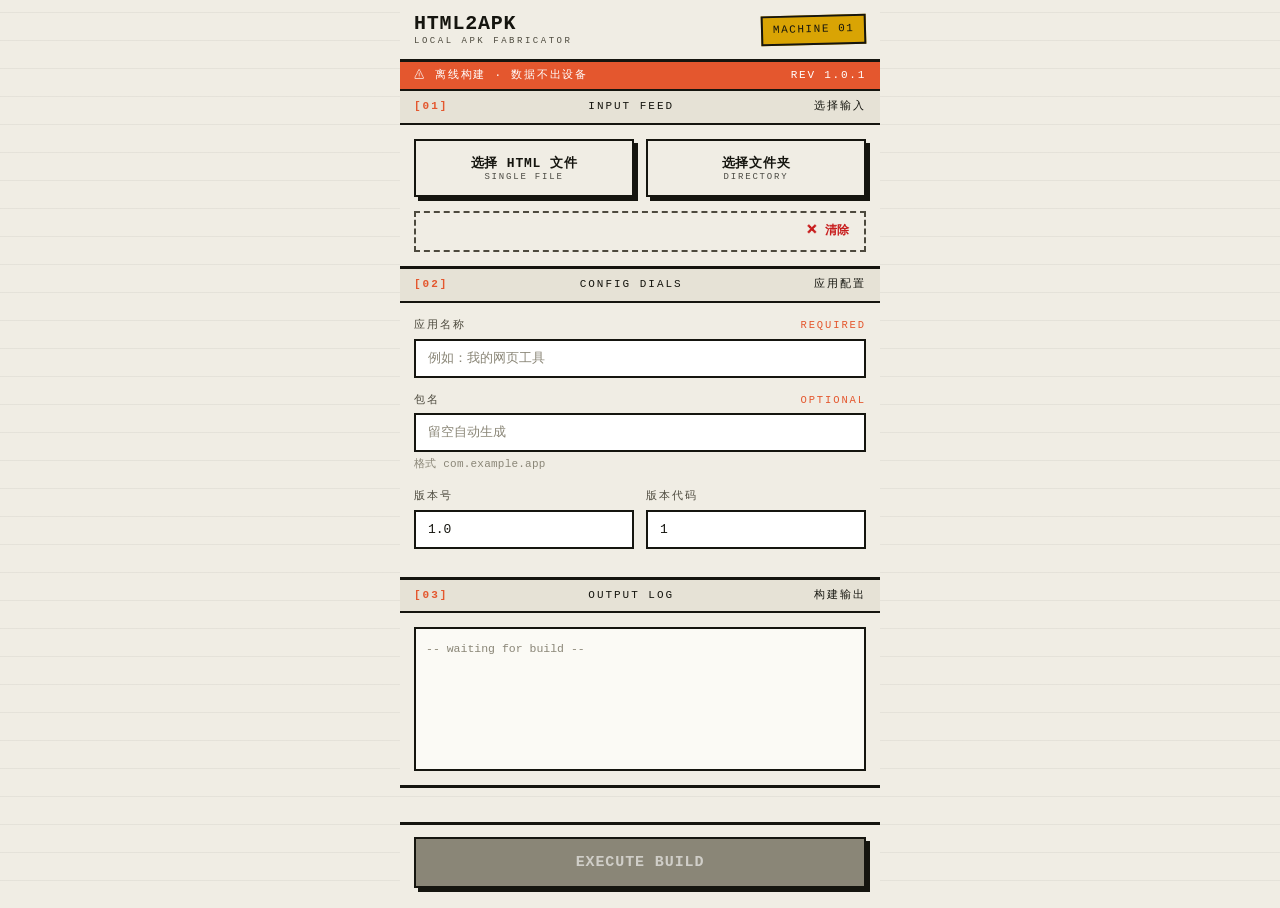
<file: ui-concepts/04-industrial-retro.html>
<!DOCTYPE html>
<html lang="zh-CN">
<head>
<meta charset="utf-8">
<meta name="viewport" content="width=device-width, initial-scale=1, viewport-fit=cover">
<title>HTML2APK · 工业复古</title>
<style>
  :root {
    --paper: #f0ede4;
    --paper-2: #e6e2d6;
    --ink: #15150f;
    --ink-2: #4d4a3e;
    --ink-3: #8a8677;
    --line: #15150f;
    --accent: #e4572e;
    --accent-2: #d9a404;
    --ok: #1a7a3c;
    --err: #c81e1e;
    --mono: "Courier New", Courier, ui-monospace, "SF Mono", Menlo, Consolas, monospace;
  }
  * { margin: 0; padding: 0; box-sizing: border-box; }
  body {
    background:
      repeating-linear-gradient(0deg, transparent 0 27px, rgba(21,21,15,0.05) 27px 28px),
      var(--paper);
    color: var(--ink);
    font-family: var(--mono);
    font-size: 13px;
    line-height: 1.6;
    min-height: 100dvh;
    display: flex; justify-content: center;
  }
  .app { width: 100%; max-width: 480px; padding: 0 0 calc(120px + env(safe-area-inset-bottom)); }

  /* 顶部品牌条 */
  .brandbar {
    display: flex; align-items: stretch; justify-content: space-between;
    border-bottom: 3px solid var(--ink);
    background: var(--paper);
    padding: 12px 14px;
    position: sticky; top: 0; z-index: 20;
  }
  .brandbar .name { font-size: 20px; font-weight: 700; letter-spacing: 0.04em; text-transform: uppercase; line-height: 1.2; }
  .brandbar .name small { display: block; font-size: 9px; letter-spacing: 0.28em; color: var(--ink-2); font-weight: 400; }
  .brandbar .mach {
    border: 2px solid var(--ink); padding: 4px 10px;
    font-size: 11px; letter-spacing: 0.14em; align-self: center;
    background: var(--accent-2);
    transform: rotate(-1.5deg);
  }

  /* 警示条 */
  .warn-strip {
    border-bottom: 2px solid var(--ink);
    background: var(--accent);
    color: #fff;
    padding: 5px 14px;
    font-size: 11px; letter-spacing: 0.16em; text-transform: uppercase;
    display: flex; justify-content: space-between;
  }

  /* 面板 */
  .panel { border-bottom: 3px solid var(--ink); background: var(--paper); }
  .panel-tag {
    display: flex; align-items: center; justify-content: space-between;
    border-bottom: 2px solid var(--ink);
    padding: 7px 14px;
    font-size: 11px; letter-spacing: 0.18em; text-transform: uppercase;
    background: var(--paper-2);
  }
  .panel-tag .code { color: var(--accent); font-weight: 700; }
  .panel-body { padding: 14px; }

  /* 按钮 */
  .btn-row { display: grid; grid-template-columns: 1fr 1fr; gap: 12px; }
  .btn {
    appearance: none; cursor: pointer;
    font-family: var(--mono); font-size: 13px; font-weight: 700;
    text-transform: uppercase; letter-spacing: 0.06em;
    padding: 13px 10px;
    background: var(--paper);
    color: var(--ink);
    border: 2px solid var(--ink);
    box-shadow: 4px 4px 0 var(--ink);
    transition: transform 0.06s ease, box-shadow 0.06s ease, background 0.12s ease;
  }
  .btn:active { transform: translate(3px, 3px); box-shadow: 1px 1px 0 var(--ink); }
  .btn.primary { background: var(--accent); color: #fff; }
  .btn.primary:disabled { background: var(--ink-3); color: rgba(255,255,255,.6); box-shadow: 4px 4px 0 var(--ink); cursor: not-allowed; }
  .btn.full { width: 100%; }
  .btn .sub { display: block; font-size: 9px; letter-spacing: 0.2em; font-weight: 400; opacity: 0.75; }

  /* 已选路径 */
  .path {
    margin-top: 14px; padding: 9px 11px;
    border: 2px dashed var(--ink-2);
    font-size: 12px; color: var(--ink-2);
    display: flex; align-items: center; gap: 8px; word-break: break-all;
  }
  .path .x { margin-left: auto; color: var(--err); cursor: pointer; flex-shrink: 0; font-weight: 700; padding: 0 4px; }

  /* 表单 */
  .field { margin-bottom: 14px; }
  .field:last-child { margin-bottom: 0; }
  .field label {
    display: flex; justify-content: space-between;
    font-size: 10.5px; letter-spacing: 0.18em; text-transform: uppercase;
    color: var(--ink-2); margin-bottom: 5px;
  }
  .field label i { font-style: normal; color: var(--accent); }
  .field input {
    width: 100%; padding: 10px 12px;
    background: #fff;
    border: 2px solid var(--ink);
    font-family: var(--mono); font-size: 13px; color: var(--ink);
    outline: none; border-radius: 0;
  }
  .field input:focus { background: #fffbe8; }
  .field input::placeholder { color: var(--ink-3); }
  .field .hint { font-size: 11px; color: var(--ink-3); margin-top: 4px; letter-spacing: 0.02em; }
  .grid-2 { display: grid; grid-template-columns: 1fr 1fr; gap: 12px; }

  /* 日志（打印纸） */
  .log-wrap { background: #fbfaf5; border: 2px solid var(--ink); padding: 10px; }
  .log {
    font-family: var(--mono); font-size: 11.5px; line-height: 1.75;
    color: var(--ink); min-height: 120px; max-height: 260px; overflow-y: auto;
    white-space: pre-wrap; word-break: break-all;
  }
  .log .t { color: var(--ink-3); }
  .log .step { color: var(--accent); font-weight: 700; }
  .log .ok { color: var(--ok); font-weight: 700; }
  .log .err { color: var(--err); font-weight: 700; }

  /* 结果（盖章） */
  .result-stamp {
    display: flex; align-items: center; gap: 14px;
    border: 3px double var(--ok); padding: 14px;
    background: rgba(26,122,60,0.07);
    margin-bottom: 14px;
  }
  .result-stamp .seal {
    width: 58px; height: 58px; border-radius: 50%; flex-shrink: 0;
    border: 3px solid var(--ok); color: var(--ok);
    display: flex; flex-direction: column; align-items: center; justify-content: center;
    font-size: 10px; letter-spacing: 0.12em; text-transform: uppercase;
    transform: rotate(-8deg);
    line-height: 1.25;
  }
  .result-stamp .seal b { font-size: 15px; }
  .result-stamp h3 { font-size: 15px; text-transform: uppercase; letter-spacing: 0.06em; }
  .result-stamp p { font-size: 12px; color: var(--ink-2); }
  .kv { display: flex; justify-content: space-between; gap: 12px; font-size: 12px; padding: 6px 0; border-bottom: 1px dashed var(--ink-3); }
  .kv:last-of-type { border-bottom: none; }
  .kv .k { color: var(--ink-2); flex-shrink: 0; }
  .kv .v { word-break: break-all; text-align: right; }

  /* 底部执行栏 */
  .dock {
    position: fixed; left: 50%; transform: translateX(-50%);
    bottom: 0; width: 100%; max-width: 480px;
    padding: 12px 14px calc(12px + env(safe-area-inset-bottom));
    background: var(--paper);
    border-top: 3px solid var(--ink);
    z-index: 20;
  }
  .dock .btn { font-size: 15px; padding: 15px 10px; }
  .toast {
    position: fixed; top: 14px; left: 50%; transform: translateX(-50%) translateY(-8px);
    background: var(--ink); color: var(--paper);
    font-size: 12px; padding: 9px 16px; letter-spacing: 0.04em;
    opacity: 0; transition: all 0.2s ease; z-index: 99; pointer-events: none;
    max-width: 90vw; text-align: center;
  }
  .toast.show { opacity: 1; transform: translateX(-50%) translateY(0); }
</style>
</head>
<body>
<div class="app">
  <div class="brandbar">
    <div class="name">HTML2APK<small>LOCAL APK FABRICATOR</small></div>
    <div class="mach">MACHINE&nbsp;01</div>
  </div>
  <div class="warn-strip"><span>⚠ 离线构建 · 数据不出设备</span><span>REV 1.0.1</span></div>

  <div class="panel">
    <div class="panel-tag"><span class="code">[01]</span> INPUT FEED <span>选择输入</span></div>
    <div class="panel-body">
      <div class="btn-row">
        <button class="btn" id="pickFile">选择 HTML 文件<span class="sub">SINGLE FILE</span></button>
        <button class="btn" id="pickDir">选择文件夹<span class="sub">DIRECTORY</span></button>
      </div>
      <div class="path" id="pathBox" hidden><span id="pathText"></span><span class="x" id="clearPath">✕ 清除</span></div>
    </div>
  </div>

  <div class="panel">
    <div class="panel-tag"><span class="code">[02]</span> CONFIG DIALS <span>应用配置</span></div>
    <div class="panel-body">
      <div class="field">
        <label for="appName">应用名称 <i>REQUIRED</i></label>
        <input id="appName" placeholder="例如：我的网页工具" autocomplete="off">
      </div>
      <div class="field">
        <label for="pkg">包名 <i>OPTIONAL</i></label>
        <input id="pkg" placeholder="留空自动生成" autocomplete="off">
        <div class="hint">格式 com.example.app</div>
      </div>
      <div class="grid-2">
        <div class="field">
          <label for="verName">版本号</label>
          <input id="verName" value="1.0" autocomplete="off">
        </div>
        <div class="field">
          <label for="verCode">版本代码</label>
          <input id="verCode" value="1" inputmode="numeric" autocomplete="off">
        </div>
      </div>
    </div>
  </div>

  <div class="panel">
    <div class="panel-tag"><span class="code">[03]</span> OUTPUT LOG <span>构建输出</span></div>
    <div class="panel-body">
      <div class="log-wrap">
        <div class="log" id="log"><span class="t">-- waiting for build --</span></div>
      </div>
    </div>
  </div>

  <div class="panel" id="resultPanel" hidden>
    <div class="panel-tag"><span class="code">[04]</span> FINAL OUTPUT <span>结果</span></div>
    <div class="panel-body">
      <div class="result-stamp">
        <div class="seal"><b>OK</b>BUILD</div>
        <div>
          <h3>构建成功</h3>
          <p>APK 已生成，可立即安装</p>
        </div>
      </div>
      <div class="kv"><span class="k">OUTPUT</span><span class="v" id="rPath">-</span></div>
      <div class="kv"><span class="k">SIZE</span><span class="v" id="rSize">-</span></div>
      <div class="kv"><span class="k">PKG</span><span class="v" id="rPkg">-</span></div>
      <div style="height:12px"></div>
      <div class="btn-row">
        <button class="btn primary" id="installBtn">安装 APK</button>
        <button class="btn" id="openDirBtn">打开目录</button>
      </div>
    </div>
  </div>
</div>

<div class="dock">
  <button class="btn primary full" id="buildBtn" disabled>EXECUTE BUILD</button>
</div>
<div class="toast" id="toast"></div>

<script>
(function () {
  var $ = function (id) { return document.getElementById(id); };
  var state = { input: null, building: false };
  var steps = [
    ['init', '初始化构建引擎…'],
    ['input', '拷贝 HTML 资源…'],
    ['config', '生成配置与资源…'],
    ['compile', '编译资源…'],
    ['link', '链接 APK…'],
    ['dex', '合并壳代码…'],
    ['align', '对齐优化…'],
    ['sign', '签名…'],
    ['output', '输出 APK…']
  ];

  function toast(m) { var t = $('toast'); t.textContent = m; t.classList.add('show'); clearTimeout(t._h); t._h = setTimeout(function(){t.classList.remove('show');}, 1800); }
  function refresh() {
    $('buildBtn').disabled = !(state.input && $('appName').value.trim() && !state.building);
  }
  ['appName','pkg','verName','verCode'].forEach(function(id){ $(id).addEventListener('input', refresh); });

  $('pickFile').addEventListener('click', function () {
    var f = document.createElement('input'); f.type='file'; f.accept='.html,.htm';
    f.onchange = function(){ if(f.files[0]) setInput(f.files[0].name); };
    f.click();
  });
  $('pickDir').addEventListener('click', function () {
    var f = document.createElement('input'); f.type='file'; f.webkitdirectory = true;
    f.onchange = function(){ if(f.files.length) setInput('…/' + f.files[0].webkitRelativePath.split('/')[0] + '/'); };
    f.click();
  });
  function setInput(p){ state.input = p; $('pathText').textContent = p; $('pathBox').hidden = false; refresh(); }
  $('clearPath').addEventListener('click', function(){ state.input=null; $('pathBox').hidden=true; refresh(); });

  $('buildBtn').addEventListener('click', function () {
    if (state.building) return;
    var appName = $('appName').value.trim();
    if (!appName) { toast('请填写应用名称'); return; }
    var pkg = $('pkg').value.trim();
    var re = /^[a-zA-Z][a-zA-Z0-9_]*(\.[a-zA-Z][a-zA-Z0-9_]*)+$/;
    if (pkg && !re.test(pkg)) { toast('包名格式不正确'); return; }
    if (!pkg) pkg = 'com.html2apk.app' + Math.floor(Math.random()*99999);

    state.building = true;
    $('resultPanel').hidden = true;
    var log = $('log'); log.textContent = '';
    $('buildBtn').disabled = true; $('buildBtn').textContent = 'BUILDING…';
    var t0 = new Date();

    var i = 0;
    (function tick(){
      if (i < steps.length) {
        var s = steps[i];
        var ts = new Date(t0.getTime() + i*300);
        var hh = ('0'+ts.getHours()).slice(-2), mm = ('0'+ts.getMinutes()).slice(-2), ss = ('0'+ts.getSeconds()).slice(-2);
        log.innerHTML += '<span class="t">[' + hh + ':' + mm + ':' + ss + ']</span> <span class="step">' + s[0] + '</span> ' + s[1] + '\n';
        log.scrollTop = log.scrollHeight;
        i++; setTimeout(tick, 200 + Math.random()*200);
      } else {
        log.innerHTML += '<span class="t">[done]</span> <span class="ok">BUILD COMPLETE - 12.7 KB</span>\n';
        log.scrollTop = log.scrollHeight;
        state.building = false;
        $('rPath').textContent = '/Download/HTML2APK/' + appName + '-v' + ($('verName').value||'1.0') + '.apk';
        $('rSize').textContent = '12.7 KB';
        $('rPkg').textContent = pkg;
        $('resultPanel').hidden = false;
        $('buildBtn').textContent = 'EXECUTE BUILD'; $('buildBtn').disabled = false;
        toast('构建完成');
      }
    })();
  });
  $('installBtn').addEventListener('click', function(){ toast('已拉起系统安装器'); });
  $('openDirBtn').addEventListener('click', function(){ toast('已打开 Download/HTML2APK/'); });
  refresh();
})();
</script>
</body>
</html>
</file>
<file: app/src/main/assets/ui/app.css>
/* ============================================================
   HTML2APK · 工业复古控制台 UI（设计稿 04 落地版）
   单强调色：#e4572e（橙红） · 纸纹理 · 硬边框 · 印刷感
   ============================================================ */
:root {
  --paper: #f0ede4;
  --paper-2: #e6e2d6;
  --ink: #15150f;
  --ink-2: #4d4a3e;
  --ink-3: #8a8677;
  --line: #15150f;
  --accent: #e4572e;
  --accent-2: #d9a404;
  --ok: #1a7a3c;
  --err: #c81e1e;
  --mono: "Courier New", Courier, ui-monospace, "SF Mono", Menlo, Consolas, monospace;
}
* { margin: 0; padding: 0; box-sizing: border-box; }
body {
  background:
    repeating-linear-gradient(0deg, transparent 0 27px, rgba(21,21,15,0.05) 27px 28px),
    var(--paper);
  color: var(--ink);
  font-family: var(--mono);
  font-size: 13px;
  line-height: 1.6;
  min-height: 100dvh;
  display: flex; justify-content: center;
}
.app { width: 100%; max-width: 480px; padding: 0 0 calc(120px + env(safe-area-inset-bottom)); }

/* 顶部品牌条 */
.brandbar {
  display: flex; align-items: stretch; justify-content: space-between;
  border-bottom: 3px solid var(--ink);
  background: var(--paper);
  padding: 12px 14px;
  position: sticky; top: 0; z-index: 20;
}
.brandbar .name { font-size: 20px; font-weight: 700; letter-spacing: 0.04em; text-transform: uppercase; line-height: 1.2; }
.brandbar .name small { display: block; font-size: 9px; letter-spacing: 0.28em; color: var(--ink-2); font-weight: 400; }
.brandbar .mach {
  border: 2px solid var(--ink); padding: 4px 10px;
  font-size: 11px; letter-spacing: 0.14em; align-self: center;
  background: var(--accent-2);
  transform: rotate(-1.5deg);
}

/* 警示条 + 引擎状态 LED */
.warn-strip {
  border-bottom: 2px solid var(--ink);
  background: var(--accent);
  color: #fff;
  padding: 5px 14px;
  font-size: 11px; letter-spacing: 0.16em; text-transform: uppercase;
  display: flex; justify-content: space-between; align-items: center;
}
.warn-strip .eng { display: flex; align-items: center; gap: 6px; letter-spacing: 0.1em; }
.warn-strip .led {
  width: 9px; height: 9px; border-radius: 50%;
  background: #fff; opacity: 0.85;
  box-shadow: 0 0 0 0 rgba(255,255,255,0);
}
.warn-strip .led.on  { background: #7CFC9A; box-shadow: 0 0 6px 1px rgba(124,252,154,0.9); animation: ledblink 2.4s ease-in-out infinite; }
.warn-strip .led.fault { background: #fff; }
.warn-strip .led.busy { background: var(--accent-2); box-shadow: 0 0 6px 1px rgba(217,164,4,0.9); animation: ledblink 0.9s ease-in-out infinite; }
@keyframes ledblink { 0%,100% { opacity: 1; } 50% { opacity: 0.35; } }

/* 面板 */
.panel { border-bottom: 3px solid var(--ink); background: var(--paper); }
.panel-tag {
  display: flex; align-items: center; justify-content: space-between;
  border-bottom: 2px solid var(--ink);
  padding: 7px 14px;
  font-size: 11px; letter-spacing: 0.18em; text-transform: uppercase;
  background: var(--paper-2);
}
.panel-tag .code { color: var(--accent); font-weight: 700; }
.panel-body { padding: 14px; }

/* 按钮 */
.btn-row { display: grid; grid-template-columns: 1fr 1fr; gap: 12px; }
.btn {
  appearance: none; cursor: pointer;
  font-family: var(--mono); font-size: 13px; font-weight: 700;
  text-transform: uppercase; letter-spacing: 0.06em;
  padding: 13px 10px;
  background: var(--paper);
  color: var(--ink);
  border: 2px solid var(--ink);
  box-shadow: 4px 4px 0 var(--ink);
  transition: transform 0.06s ease, box-shadow 0.06s ease, background 0.12s ease;
  -webkit-tap-highlight-color: transparent;
  touch-action: manipulation;
}
.btn:active { transform: translate(3px, 3px); box-shadow: 1px 1px 0 var(--ink); }
.btn.primary { background: var(--accent); color: #fff; }
.btn.primary:disabled { background: var(--ink-3); color: rgba(255,255,255,.6); box-shadow: 4px 4px 0 var(--ink); cursor: not-allowed; }
.btn.full { width: 100%; }
.btn .sub { display: block; font-size: 9px; letter-spacing: 0.2em; font-weight: 400; opacity: 0.75; }

/* 已选路径 */
.path {
  margin-top: 14px; padding: 9px 11px;
  border: 2px dashed var(--ink-2);
  font-size: 12px; color: var(--ink-2);
  display: flex; align-items: center; gap: 8px; word-break: break-all;
}
.path .x { margin-left: auto; color: var(--err); cursor: pointer; flex-shrink: 0; font-weight: 700; padding: 0 4px; }

/* 表单 */
.field { margin-bottom: 14px; }
.field:last-child { margin-bottom: 0; }
.field label {
  display: flex; justify-content: space-between;
  font-size: 10.5px; letter-spacing: 0.18em; text-transform: uppercase;
  color: var(--ink-2); margin-bottom: 5px;
}
.field label i { font-style: normal; color: var(--accent); }
.field input {
  width: 100%; padding: 10px 12px;
  background: #fff;
  border: 2px solid var(--ink);
  font-family: var(--mono); font-size: 13px; color: var(--ink);
  outline: none; border-radius: 0;
}
.field input:focus { background: #fffbe8; }
.field input::placeholder { color: var(--ink-3); }
.field .hint { font-size: 11px; color: var(--ink-3); margin-top: 4px; letter-spacing: 0.02em; }
.grid-2 { display: grid; grid-template-columns: 1fr 1fr; gap: 12px; }

/* 封面图标选择行 */
.icon-row { display: flex; align-items: center; gap: 10px; }
.icon-row .icon-preview {
  width: 52px; height: 52px; flex-shrink: 0;
  border: 2px solid var(--ink); background: #fff;
  box-shadow: 3px 3px 0 var(--ink);
  object-fit: cover; image-rendering: auto;
}
.btn.small { padding: 8px 12px; font-size: 12px; }
.btn.ghost { background: var(--paper-2); color: var(--ink); }

/* 日志（打印纸） */
.log-wrap { background: #fbfaf5; border: 2px solid var(--ink); padding: 10px; }
.log {
  font-family: var(--mono); font-size: 11.5px; line-height: 1.75;
  color: var(--ink); min-height: 120px; max-height: 260px; overflow-y: auto;
  white-space: pre-wrap; word-break: break-all;
}
.log .t { color: var(--ink-3); }
.log .step { color: var(--accent); font-weight: 700; }
.log .ok { color: var(--ok); font-weight: 700; }
.log .err { color: var(--err); font-weight: 700; }

/* 结果（盖章） */
.result-stamp {
  display: flex; align-items: center; gap: 14px;
  border: 3px double var(--ok); padding: 14px;
  background: rgba(26,122,60,0.07);
  margin-bottom: 14px;
}
.result-stamp .seal {
  width: 58px; height: 58px; border-radius: 50%; flex-shrink: 0;
  border: 3px solid var(--ok); color: var(--ok);
  display: flex; flex-direction: column; align-items: center; justify-content: center;
  font-size: 10px; letter-spacing: 0.12em; text-transform: uppercase;
  transform: rotate(-8deg);
  line-height: 1.25;
}
.result-stamp .seal b { font-size: 15px; }
.result-stamp h3 { font-size: 15px; text-transform: uppercase; letter-spacing: 0.06em; }
.result-stamp p { font-size: 12px; color: var(--ink-2); }
.kv { display: flex; justify-content: space-between; gap: 12px; font-size: 12px; padding: 6px 0; border-bottom: 1px dashed var(--ink-3); }
.kv:last-of-type { border-bottom: none; }
.kv .k { color: var(--ink-2); flex-shrink: 0; }
.kv .v { word-break: break-all; text-align: right; }

/* 底部执行栏 */
.dock {
  position: fixed; left: 50%; transform: translateX(-50%);
  bottom: 0; width: 100%; max-width: 480px;
  padding: 12px 14px calc(12px + env(safe-area-inset-bottom));
  background: var(--paper);
  border-top: 3px solid var(--ink);
  z-index: 20;
}
.dock .btn { font-size: 15px; padding: 15px 10px; }
.toast {
  position: fixed; top: 14px; left: 50%; transform: translateX(-50%) translateY(-8px);
  background: var(--ink); color: var(--paper);
  font-size: 12px; padding: 9px 16px; letter-spacing: 0.04em;
  opacity: 0; transition: all 0.2s ease; z-index: 99; pointer-events: none;
  max-width: 90vw; text-align: center;
}
.toast.show { opacity: 1; transform: translateX(-50%) translateY(0); }

@media (prefers-reduced-motion: reduce) {
  .btn, .btn:active { transition: none; }
  .warn-strip .led { animation: none; }
  * { scroll-behavior: auto !important; }
}
</file>
